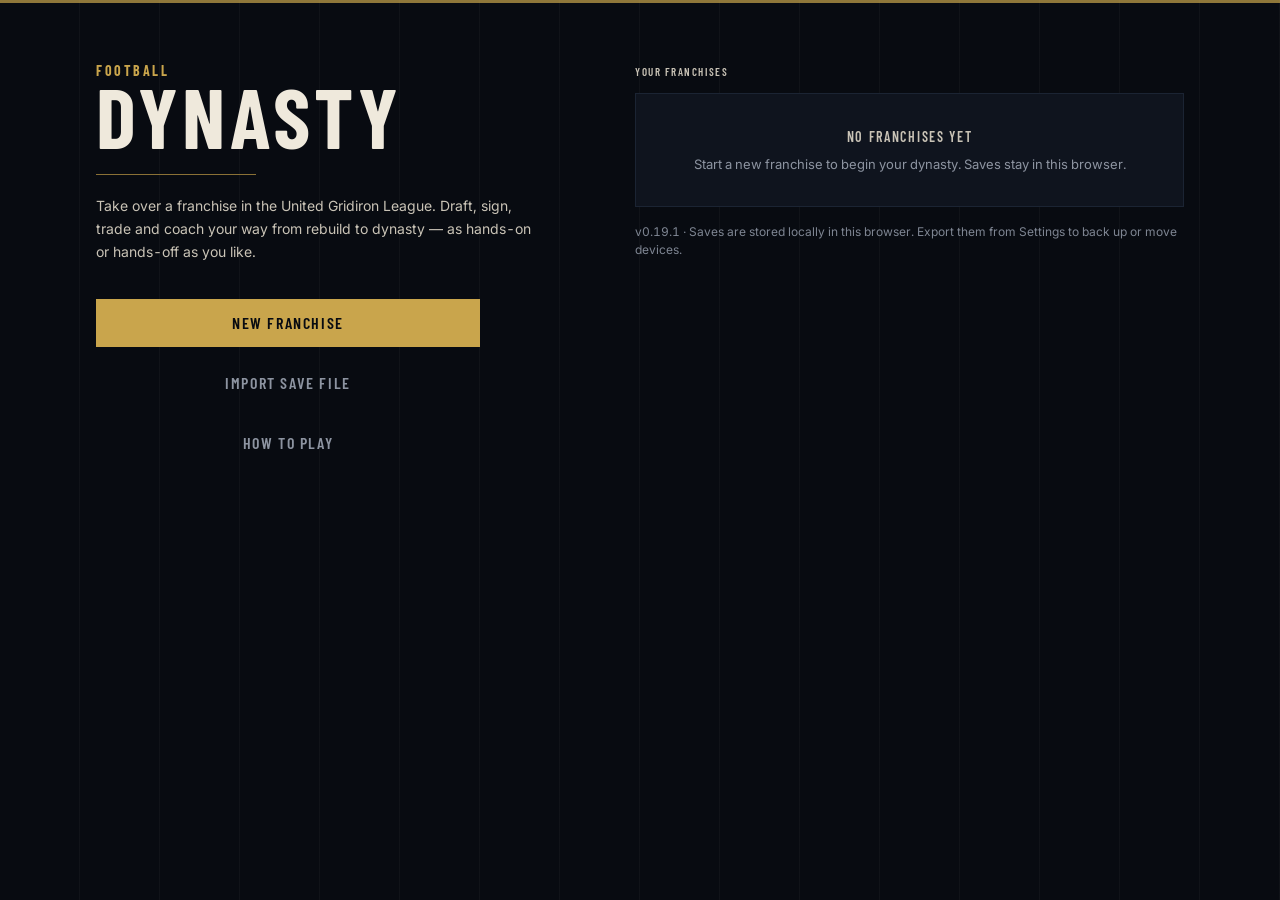
<file: index.html>
<!doctype html>
<html lang="en">
  <head>
    <meta charset="UTF-8" />
    <meta name="viewport" content="width=device-width, initial-scale=1.0" />
    <meta name="theme-color" content="#0b0f17" />
    <link rel="icon" type="image/svg+xml" href="./favicon.svg" />
    <title>Football Dynasty</title>
    <script type="module" crossorigin src="./assets/index-gFNs8B3P.js"></script>
    <link rel="modulepreload" crossorigin href="./assets/react-W1izUqcL.js">
    <link rel="modulepreload" crossorigin href="./assets/game-B9KyxKSy.js">
    <link rel="modulepreload" crossorigin href="./assets/data-CMRe43um.js">
    <link rel="stylesheet" crossorigin href="./assets/index-BrVSdqn4.css">
  </head>
  <body>
    <div id="root"></div>
  </body>
</html>
</file>
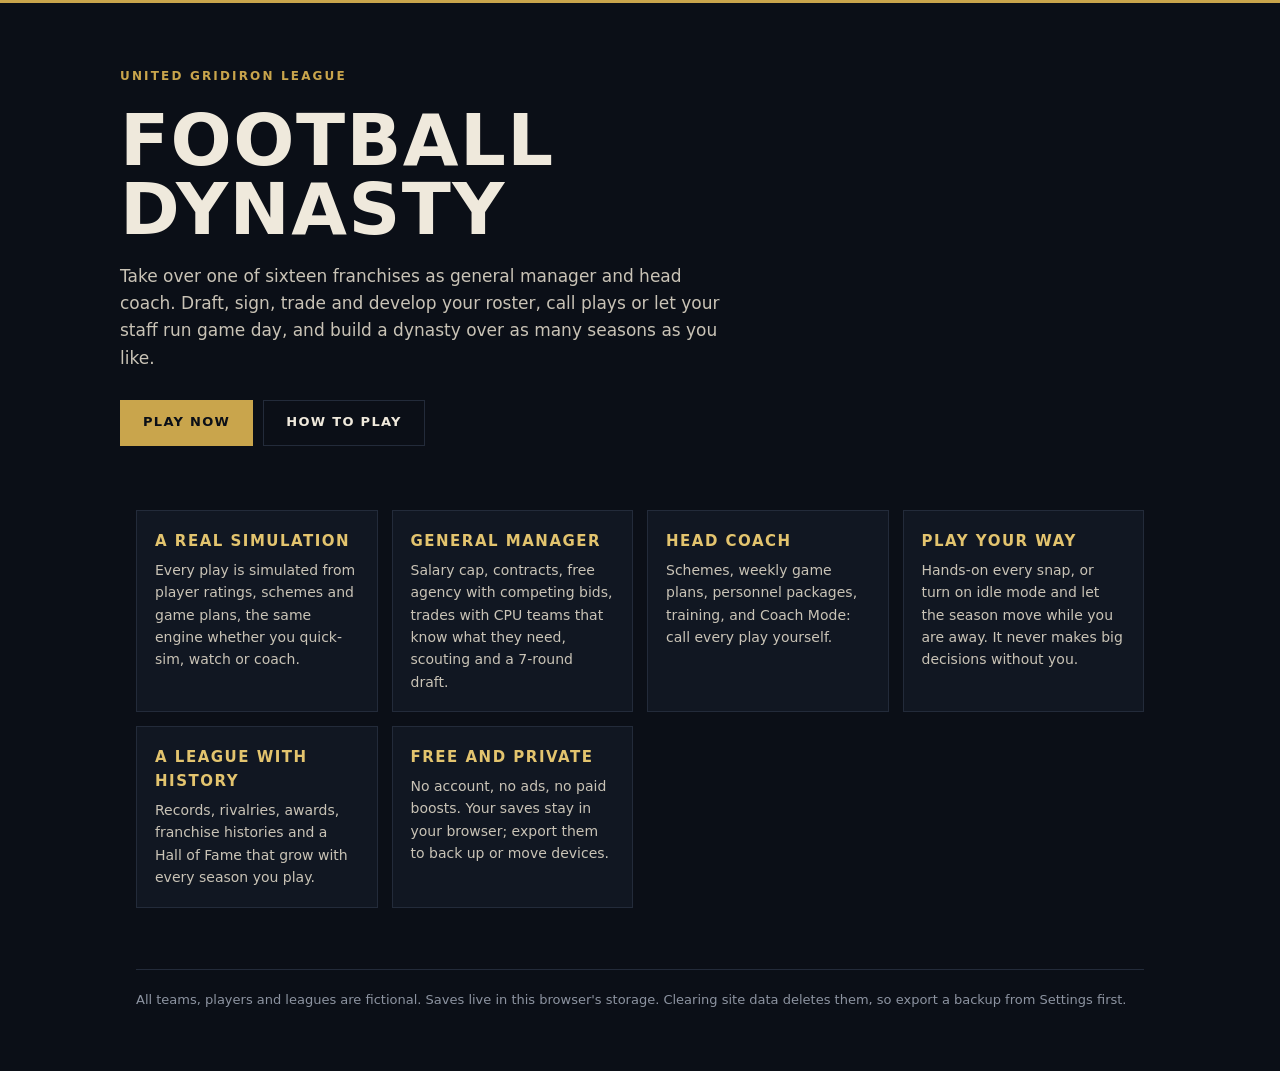
<file: about.html>
<!doctype html>
<html lang="en">
  <head>
    <meta charset="UTF-8" />
    <meta name="viewport" content="width=device-width, initial-scale=1.0" />
    <title>Football Dynasty</title>
    <meta name="description" content="A football management game: general manager, head coach and optional idle franchise mode. Free, runs in your browser, saves stay on your device." />
    <link rel="icon" type="image/svg+xml" href="./favicon.svg" />
    <style>
      :root {
        --bg: #0b0f17;
        --panel: #111722;
        --line: #232b3a;
        --text: #efe9dc;
        --dim: #c9c3b6;
        --mute: #8d94a1;
        --gold: #c9a54c;
        --gold-bright: #e3c46e;
      }
      * { box-sizing: border-box; }
      body { margin: 0; background: var(--bg); color: var(--text); font: 15px/1.6 system-ui, -apple-system, 'Segoe UI', Roboto, sans-serif; }
      a { color: inherit; }
      .wrap { max-width: 1040px; margin: 0 auto; padding: 0 16px; }
      header { border-top: 3px solid var(--gold); }
      .hero { padding: 64px 0 40px; display: grid; gap: 20px; }
      .kicker { color: var(--gold); letter-spacing: .18em; text-transform: uppercase; font-size: 12px; font-weight: 700; }
      h1 { font-size: clamp(40px, 8vw, 72px); line-height: .95; margin: 0; letter-spacing: .02em; text-transform: uppercase; font-weight: 800; }
      .lead { color: var(--dim); max-width: 620px; font-size: 17px; margin: 0; }
      .cta { display: flex; flex-wrap: wrap; gap: 10px; margin-top: 8px; }
      .btn { display: inline-flex; align-items: center; height: 46px; padding: 0 22px; text-decoration: none; text-transform: uppercase; letter-spacing: .1em; font-weight: 700; font-size: 13px; border: 1px solid var(--line); }
      .btn.primary { background: var(--gold); color: #0b0f17; border-color: var(--gold); }
      .btn:hover { border-color: var(--gold-bright); }
      .grid { display: grid; gap: 14px; grid-template-columns: repeat(auto-fit, minmax(230px, 1fr)); padding: 24px 0 48px; }
      .card { background: var(--panel); border: 1px solid var(--line); padding: 18px; }
      .card h2 { margin: 0 0 6px; font-size: 15px; text-transform: uppercase; letter-spacing: .1em; color: var(--gold-bright); }
      .card p { margin: 0; color: var(--dim); font-size: 14px; }
      .note { color: var(--mute); font-size: 13px; padding-bottom: 48px; border-top: 1px solid var(--line); padding-top: 20px; }
    </style>
  </head>
  <body>
    <header>
      <div class="wrap hero">
        <div class="kicker">United Gridiron League</div>
        <h1>Football<br />Dynasty</h1>
        <p class="lead">
          Take over one of sixteen franchises as general manager and head coach. Draft, sign, trade and develop your roster, call plays or let your staff
          run game day, and build a dynasty over as many seasons as you like.
        </p>
        <div class="cta">
          <a class="btn primary" href="./">Play Now</a>
          <a class="btn" href="./#/guide">How to Play</a>
        </div>
      </div>
    </header>
    <main class="wrap">
      <section class="grid" aria-label="Features">
        <div class="card"><h2>A real simulation</h2><p>Every play is simulated from player ratings, schemes and game plans, the same engine whether you quick-sim, watch or coach.</p></div>
        <div class="card"><h2>General manager</h2><p>Salary cap, contracts, free agency with competing bids, trades with CPU teams that know what they need, scouting and a 7-round draft.</p></div>
        <div class="card"><h2>Head coach</h2><p>Schemes, weekly game plans, personnel packages, training, and Coach Mode: call every play yourself.</p></div>
        <div class="card"><h2>Play your way</h2><p>Hands-on every snap, or turn on idle mode and let the season move while you are away. It never makes big decisions without you.</p></div>
        <div class="card"><h2>A league with history</h2><p>Records, rivalries, awards, franchise histories and a Hall of Fame that grow with every season you play.</p></div>
        <div class="card"><h2>Free and private</h2><p>No account, no ads, no paid boosts. Your saves stay in your browser; export them to back up or move devices.</p></div>
      </section>
      <p class="note">All teams, players and leagues are fictional. Saves live in this browser's storage. Clearing site data deletes them, so export a backup from Settings first.</p>
    </main>
  </body>
</html>
</file>
<file: assets/index-BrVSdqn4.css>
@font-face{font-family:Barlow Condensed;font-style:normal;font-display:swap;font-weight:500;src:url(./barlow-condensed-vietnamese-500-normal-DjeaNLFD.woff2) format("woff2"),url(./barlow-condensed-vietnamese-500-normal-CsrJDWc5.woff) format("woff");unicode-range:U+0102-0103,U+0110-0111,U+0128-0129,U+0168-0169,U+01A0-01A1,U+01AF-01B0,U+0300-0301,U+0303-0304,U+0308-0309,U+0323,U+0329,U+1EA0-1EF9,U+20AB}@font-face{font-family:Barlow Condensed;font-style:normal;font-display:swap;font-weight:500;src:url(./barlow-condensed-latin-ext-500-normal-yA5ONLQ9.woff2) format("woff2"),url(./barlow-condensed-latin-ext-500-normal-B1RE8WP7.woff) format("woff");unicode-range:U+0100-02BA,U+02BD-02C5,U+02C7-02CC,U+02CE-02D7,U+02DD-02FF,U+0304,U+0308,U+0329,U+1D00-1DBF,U+1E00-1E9F,U+1EF2-1EFF,U+2020,U+20A0-20AB,U+20AD-20C0,U+2113,U+2C60-2C7F,U+A720-A7FF}@font-face{font-family:Barlow Condensed;font-style:normal;font-display:swap;font-weight:500;src:url(./barlow-condensed-latin-500-normal-BgYH2mbd.woff2) format("woff2"),url(./barlow-condensed-latin-500-normal-HIEiP5Ov.woff) format("woff");unicode-range:U+0000-00FF,U+0131,U+0152-0153,U+02BB-02BC,U+02C6,U+02DA,U+02DC,U+0304,U+0308,U+0329,U+2000-206F,U+20AC,U+2122,U+2191,U+2193,U+2212,U+2215,U+FEFF,U+FFFD}@font-face{font-family:Barlow Condensed;font-style:normal;font-display:swap;font-weight:600;src:url(./barlow-condensed-vietnamese-600-normal-A5AYRdjN.woff2) format("woff2"),url(./barlow-condensed-vietnamese-600-normal-CNlPk46_.woff) format("woff");unicode-range:U+0102-0103,U+0110-0111,U+0128-0129,U+0168-0169,U+01A0-01A1,U+01AF-01B0,U+0300-0301,U+0303-0304,U+0308-0309,U+0323,U+0329,U+1EA0-1EF9,U+20AB}@font-face{font-family:Barlow Condensed;font-style:normal;font-display:swap;font-weight:600;src:url(./barlow-condensed-latin-ext-600-normal-18ESti3H.woff2) format("woff2"),url(./barlow-condensed-latin-ext-600-normal-Clv9cIcR.woff) format("woff");unicode-range:U+0100-02BA,U+02BD-02C5,U+02C7-02CC,U+02CE-02D7,U+02DD-02FF,U+0304,U+0308,U+0329,U+1D00-1DBF,U+1E00-1E9F,U+1EF2-1EFF,U+2020,U+20A0-20AB,U+20AD-20C0,U+2113,U+2C60-2C7F,U+A720-A7FF}@font-face{font-family:Barlow Condensed;font-style:normal;font-display:swap;font-weight:600;src:url(./barlow-condensed-latin-600-normal-DepVgxBB.woff2) format("woff2"),url(./barlow-condensed-latin-600-normal-BFJEwTuo.woff) format("woff");unicode-range:U+0000-00FF,U+0131,U+0152-0153,U+02BB-02BC,U+02C6,U+02DA,U+02DC,U+0304,U+0308,U+0329,U+2000-206F,U+20AC,U+2122,U+2191,U+2193,U+2212,U+2215,U+FEFF,U+FFFD}@font-face{font-family:Barlow Condensed;font-style:normal;font-display:swap;font-weight:700;src:url(./barlow-condensed-vietnamese-700-normal-DYeBwlKR.woff2) format("woff2"),url(./barlow-condensed-vietnamese-700-normal-DhIzd8Tb.woff) format("woff");unicode-range:U+0102-0103,U+0110-0111,U+0128-0129,U+0168-0169,U+01A0-01A1,U+01AF-01B0,U+0300-0301,U+0303-0304,U+0308-0309,U+0323,U+0329,U+1EA0-1EF9,U+20AB}@font-face{font-family:Barlow Condensed;font-style:normal;font-display:swap;font-weight:700;src:url(./barlow-condensed-latin-ext-700-normal-CwuXbfVR.woff2) format("woff2"),url(./barlow-condensed-latin-ext-700-normal-BIHFfxf0.woff) format("woff");unicode-range:U+0100-02BA,U+02BD-02C5,U+02C7-02CC,U+02CE-02D7,U+02DD-02FF,U+0304,U+0308,U+0329,U+1D00-1DBF,U+1E00-1E9F,U+1EF2-1EFF,U+2020,U+20A0-20AB,U+20AD-20C0,U+2113,U+2C60-2C7F,U+A720-A7FF}@font-face{font-family:Barlow Condensed;font-style:normal;font-display:swap;font-weight:700;src:url(./barlow-condensed-latin-700-normal-v1xN8_Wq.woff2) format("woff2"),url(./barlow-condensed-latin-700-normal-Dmwat-ge.woff) format("woff");unicode-range:U+0000-00FF,U+0131,U+0152-0153,U+02BB-02BC,U+02C6,U+02DA,U+02DC,U+0304,U+0308,U+0329,U+2000-206F,U+20AC,U+2122,U+2191,U+2193,U+2212,U+2215,U+FEFF,U+FFFD}@font-face{font-family:Inter Variable;font-style:normal;font-display:swap;font-weight:100 900;src:url(./inter-cyrillic-ext-wght-normal-BOeWTOD4.woff2) format("woff2-variations");unicode-range:U+0460-052F,U+1C80-1C8A,U+20B4,U+2DE0-2DFF,U+A640-A69F,U+FE2E-FE2F}@font-face{font-family:Inter Variable;font-style:normal;font-display:swap;font-weight:100 900;src:url(./inter-cyrillic-wght-normal-DqGufNeO.woff2) format("woff2-variations");unicode-range:U+0301,U+0400-045F,U+0490-0491,U+04B0-04B1,U+2116}@font-face{font-family:Inter Variable;font-style:normal;font-display:swap;font-weight:100 900;src:url(./inter-greek-ext-wght-normal-DlzME5K_.woff2) format("woff2-variations");unicode-range:U+1F00-1FFF}@font-face{font-family:Inter Variable;font-style:normal;font-display:swap;font-weight:100 900;src:url(./inter-greek-wght-normal-CkhJZR-_.woff2) format("woff2-variations");unicode-range:U+0370-0377,U+037A-037F,U+0384-038A,U+038C,U+038E-03A1,U+03A3-03FF}@font-face{font-family:Inter Variable;font-style:normal;font-display:swap;font-weight:100 900;src:url(./inter-vietnamese-wght-normal-CBcvBZtf.woff2) format("woff2-variations");unicode-range:U+0102-0103,U+0110-0111,U+0128-0129,U+0168-0169,U+01A0-01A1,U+01AF-01B0,U+0300-0301,U+0303-0304,U+0308-0309,U+0323,U+0329,U+1EA0-1EF9,U+20AB}@font-face{font-family:Inter Variable;font-style:normal;font-display:swap;font-weight:100 900;src:url(./inter-latin-ext-wght-normal-DO1Apj_S.woff2) format("woff2-variations");unicode-range:U+0100-02BA,U+02BD-02C5,U+02C7-02CC,U+02CE-02D7,U+02DD-02FF,U+0304,U+0308,U+0329,U+1D00-1DBF,U+1E00-1E9F,U+1EF2-1EFF,U+2020,U+20A0-20AB,U+20AD-20C0,U+2113,U+2C60-2C7F,U+A720-A7FF}@font-face{font-family:Inter Variable;font-style:normal;font-display:swap;font-weight:100 900;src:url(./inter-latin-wght-normal-Dx4kXJAl.woff2) format("woff2-variations");unicode-range:U+0000-00FF,U+0131,U+0152-0153,U+02BB-02BC,U+02C6,U+02DA,U+02DC,U+0304,U+0308,U+0329,U+2000-206F,U+20AC,U+2122,U+2191,U+2193,U+2212,U+2215,U+FEFF,U+FFFD}*,:before,:after{--tw-border-spacing-x: 0;--tw-border-spacing-y: 0;--tw-translate-x: 0;--tw-translate-y: 0;--tw-rotate: 0;--tw-skew-x: 0;--tw-skew-y: 0;--tw-scale-x: 1;--tw-scale-y: 1;--tw-pan-x: ;--tw-pan-y: ;--tw-pinch-zoom: ;--tw-scroll-snap-strictness: proximity;--tw-gradient-from-position: ;--tw-gradient-via-position: ;--tw-gradient-to-position: ;--tw-ordinal: ;--tw-slashed-zero: ;--tw-numeric-figure: ;--tw-numeric-spacing: ;--tw-numeric-fraction: ;--tw-ring-inset: ;--tw-ring-offset-width: 0px;--tw-ring-offset-color: #fff;--tw-ring-color: rgb(59 130 246 / .5);--tw-ring-offset-shadow: 0 0 #0000;--tw-ring-shadow: 0 0 #0000;--tw-shadow: 0 0 #0000;--tw-shadow-colored: 0 0 #0000;--tw-blur: ;--tw-brightness: ;--tw-contrast: ;--tw-grayscale: ;--tw-hue-rotate: ;--tw-invert: ;--tw-saturate: ;--tw-sepia: ;--tw-drop-shadow: ;--tw-backdrop-blur: ;--tw-backdrop-brightness: ;--tw-backdrop-contrast: ;--tw-backdrop-grayscale: ;--tw-backdrop-hue-rotate: ;--tw-backdrop-invert: ;--tw-backdrop-opacity: ;--tw-backdrop-saturate: ;--tw-backdrop-sepia: ;--tw-contain-size: ;--tw-contain-layout: ;--tw-contain-paint: ;--tw-contain-style: }::backdrop{--tw-border-spacing-x: 0;--tw-border-spacing-y: 0;--tw-translate-x: 0;--tw-translate-y: 0;--tw-rotate: 0;--tw-skew-x: 0;--tw-skew-y: 0;--tw-scale-x: 1;--tw-scale-y: 1;--tw-pan-x: ;--tw-pan-y: ;--tw-pinch-zoom: ;--tw-scroll-snap-strictness: proximity;--tw-gradient-from-position: ;--tw-gradient-via-position: ;--tw-gradient-to-position: ;--tw-ordinal: ;--tw-slashed-zero: ;--tw-numeric-figure: ;--tw-numeric-spacing: ;--tw-numeric-fraction: ;--tw-ring-inset: ;--tw-ring-offset-width: 0px;--tw-ring-offset-color: #fff;--tw-ring-color: rgb(59 130 246 / .5);--tw-ring-offset-shadow: 0 0 #0000;--tw-ring-shadow: 0 0 #0000;--tw-shadow: 0 0 #0000;--tw-shadow-colored: 0 0 #0000;--tw-blur: ;--tw-brightness: ;--tw-contrast: ;--tw-grayscale: ;--tw-hue-rotate: ;--tw-invert: ;--tw-saturate: ;--tw-sepia: ;--tw-drop-shadow: ;--tw-backdrop-blur: ;--tw-backdrop-brightness: ;--tw-backdrop-contrast: ;--tw-backdrop-grayscale: ;--tw-backdrop-hue-rotate: ;--tw-backdrop-invert: ;--tw-backdrop-opacity: ;--tw-backdrop-saturate: ;--tw-backdrop-sepia: ;--tw-contain-size: ;--tw-contain-layout: ;--tw-contain-paint: ;--tw-contain-style: }*,:before,:after{box-sizing:border-box;border-width:0;border-style:solid;border-color:#e5e7eb}:before,:after{--tw-content: ""}html,:host{line-height:1.5;-webkit-text-size-adjust:100%;-moz-tab-size:4;-o-tab-size:4;tab-size:4;font-family:Inter Variable,Inter,system-ui,sans-serif;font-feature-settings:normal;font-variation-settings:normal;-webkit-tap-highlight-color:transparent}body{margin:0;line-height:inherit}hr{height:0;color:inherit;border-top-width:1px}abbr:where([title]){-webkit-text-decoration:underline dotted;text-decoration:underline dotted}h1,h2,h3,h4,h5,h6{font-size:inherit;font-weight:inherit}a{color:inherit;text-decoration:inherit}b,strong{font-weight:bolder}code,kbd,samp,pre{font-family:ui-monospace,SFMono-Regular,Menlo,Monaco,Consolas,Liberation Mono,Courier New,monospace;font-feature-settings:normal;font-variation-settings:normal;font-size:1em}small{font-size:80%}sub,sup{font-size:75%;line-height:0;position:relative;vertical-align:baseline}sub{bottom:-.25em}sup{top:-.5em}table{text-indent:0;border-color:inherit;border-collapse:collapse}button,input,optgroup,select,textarea{font-family:inherit;font-feature-settings:inherit;font-variation-settings:inherit;font-size:100%;font-weight:inherit;line-height:inherit;letter-spacing:inherit;color:inherit;margin:0;padding:0}button,select{text-transform:none}button,input:where([type=button]),input:where([type=reset]),input:where([type=submit]){-webkit-appearance:button;background-color:transparent;background-image:none}:-moz-focusring{outline:auto}:-moz-ui-invalid{box-shadow:none}progress{vertical-align:baseline}::-webkit-inner-spin-button,::-webkit-outer-spin-button{height:auto}[type=search]{-webkit-appearance:textfield;outline-offset:-2px}::-webkit-search-decoration{-webkit-appearance:none}::-webkit-file-upload-button{-webkit-appearance:button;font:inherit}summary{display:list-item}blockquote,dl,dd,h1,h2,h3,h4,h5,h6,hr,figure,p,pre{margin:0}fieldset{margin:0;padding:0}legend{padding:0}ol,ul,menu{list-style:none;margin:0;padding:0}dialog{padding:0}textarea{resize:vertical}input::-moz-placeholder,textarea::-moz-placeholder{opacity:1;color:#9ca3af}input::placeholder,textarea::placeholder{opacity:1;color:#9ca3af}button,[role=button]{cursor:pointer}:disabled{cursor:default}img,svg,video,canvas,audio,iframe,embed,object{display:block;vertical-align:middle}img,video{max-width:100%;height:auto}[hidden]:where(:not([hidden=until-found])){display:none}html,body,#root{height:100%}body{--tw-bg-opacity: 1;background-color:rgb(11 15 23 / var(--tw-bg-opacity, 1));font-family:Inter Variable,Inter,system-ui,sans-serif;--tw-text-opacity: 1;color:rgb(239 233 220 / var(--tw-text-opacity, 1));-webkit-font-smoothing:antialiased;-moz-osx-font-smoothing:grayscale;font-size:14px;font-feature-settings:"tnum" 1,"cv11" 1}::-moz-selection{background:#c9a54c59}::selection{background:#c9a54c59}*{scrollbar-width:thin;scrollbar-color:#33415a transparent}button{-webkit-tap-highlight-color:transparent}:focus-visible{outline:2px solid #c9a54c;outline-offset:2px}.label{font-family:Barlow Condensed,Arial Narrow,sans-serif;font-size:11px;font-weight:600;text-transform:uppercase;letter-spacing:.14em;--tw-text-opacity: 1;color:rgb(141 148 161 / var(--tw-text-opacity, 1))}.num{font-variant-numeric:tabular-nums}.panel{border-width:1px;--tw-border-opacity: 1;border-color:rgb(27 36 51 / var(--tw-border-opacity, 1));--tw-bg-opacity: 1;background-color:rgb(15 20 30 / var(--tw-bg-opacity, 1))}.panel-head{display:flex;height:2.5rem;align-items:center;justify-content:space-between;gap:.75rem;border-bottom-width:1px;--tw-border-opacity: 1;border-color:rgb(27 36 51 / var(--tw-border-opacity, 1));padding-left:1rem;padding-right:1rem}.panel-title{font-family:Barlow Condensed,Arial Narrow,sans-serif;font-size:13px;font-weight:600;text-transform:uppercase;letter-spacing:.12em;--tw-text-opacity: 1;color:rgb(201 195 182 / var(--tw-text-opacity, 1))}.chip{height:1.75rem;border-width:1px;--tw-border-opacity: 1;border-color:rgb(36 48 68 / var(--tw-border-opacity, 1));padding-left:.625rem;padding-right:.625rem;font-family:Barlow Condensed,Arial Narrow,sans-serif;font-size:12px;font-weight:600;text-transform:uppercase;letter-spacing:.08em;--tw-text-opacity: 1;color:rgb(141 148 161 / var(--tw-text-opacity, 1));transition-property:color,background-color,border-color,text-decoration-color,fill,stroke;transition-timing-function:cubic-bezier(.4,0,.2,1);transition-duration:.15s}.chip:hover{--tw-text-opacity: 1;color:rgb(239 233 220 / var(--tw-text-opacity, 1))}.chip:disabled{cursor:not-allowed;opacity:.4}.chip-on{--tw-border-opacity: 1;border-color:rgb(138 113 54 / var(--tw-border-opacity, 1));background-color:#c9a54c1a;--tw-text-opacity: 1;color:rgb(227 196 110 / var(--tw-text-opacity, 1))}.chip-on:hover{--tw-text-opacity: 1;color:rgb(227 196 110 / var(--tw-text-opacity, 1))}.link{cursor:pointer;--tw-text-opacity: 1;color:rgb(239 233 220 / var(--tw-text-opacity, 1));transition-property:color,background-color,border-color,text-decoration-color,fill,stroke;transition-timing-function:cubic-bezier(.4,0,.2,1);transition-duration:.15s}.link:hover{--tw-text-opacity: 1;color:rgb(227 196 110 / var(--tw-text-opacity, 1))}p .link,li .link{text-decoration-line:underline;text-decoration-color:#8a7136;text-underline-offset:2px}.table-fd{width:100%;border-collapse:collapse;text-align:left}.table-fd th{font-family:Barlow Condensed,Arial Narrow,sans-serif;font-size:11px;text-transform:uppercase;letter-spacing:.14em;--tw-text-opacity: 1;color:rgb(141 148 161 / var(--tw-text-opacity, 1));position:sticky;top:0;z-index:1;height:2.25rem;white-space:nowrap;border-bottom-width:1px;--tw-border-opacity: 1;border-color:rgb(27 36 51 / var(--tw-border-opacity, 1));--tw-bg-opacity: 1;background-color:rgb(15 20 30 / var(--tw-bg-opacity, 1));padding-left:.75rem;padding-right:.75rem;font-weight:600}.table-fd td{height:2.5rem;white-space:nowrap;border-bottom-width:1px;--tw-border-opacity: 1;border-color:rgb(22 30 44 / var(--tw-border-opacity, 1));padding-left:.75rem;padding-right:.75rem}.table-fd tbody tr{transition-property:color,background-color,border-color,text-decoration-color,fill,stroke;transition-timing-function:cubic-bezier(.4,0,.2,1);transition-duration:.15s}.table-fd tbody tr:hover{--tw-bg-opacity: 1;background-color:rgb(18 25 37 / var(--tw-bg-opacity, 1))}.sr-only{position:absolute;width:1px;height:1px;padding:0;margin:-1px;overflow:hidden;clip:rect(0,0,0,0);white-space:nowrap;border-width:0}.pointer-events-none{pointer-events:none}.visible{visibility:visible}.collapse{visibility:collapse}.static{position:static}.fixed{position:fixed}.absolute{position:absolute}.relative{position:relative}.sticky{position:sticky}.inset-0{top:0;right:0;bottom:0;left:0}.inset-x-0{left:0;right:0}.inset-y-0{top:0;bottom:0}.inset-y-\[-3px\]{top:-3px;bottom:-3px}.-bottom-\[3px\]{bottom:-3px}.-bottom-px{bottom:-1px}.-top-1{top:-.25rem}.-top-\[3px\]{top:-3px}.bottom-2{bottom:.5rem}.bottom-4{bottom:1rem}.bottom-\[-3px\]{bottom:-3px}.left-0{left:0}.left-1\/2{left:50%}.left-2{left:.5rem}.left-\[22px\]{left:22px}.left-\[3px\]{left:3px}.right-0{right:0}.right-2{right:.5rem}.right-4{right:1rem}.top-0{top:0}.top-10{top:2.5rem}.top-2{top:.5rem}.top-4{top:1rem}.top-8{top:2rem}.top-\[-3px\]{top:-3px}.top-\[3px\]{top:3px}.z-30{z-index:30}.z-40{z-index:40}.z-50{z-index:50}.z-\[1\]{z-index:1}.z-\[60\]{z-index:60}.z-\[80\]{z-index:80}.z-\[85\]{z-index:85}.z-\[90\]{z-index:90}.col-span-2{grid-column:span 2 / span 2}.-mx-5{margin-left:-1.25rem;margin-right:-1.25rem}.-my-5{margin-top:-1.25rem;margin-bottom:-1.25rem}.mx-2{margin-left:.5rem;margin-right:.5rem}.mx-auto{margin-left:auto;margin-right:auto}.-mb-2{margin-bottom:-.5rem}.-ml-px{margin-left:-1px}.-mt-0\.5{margin-top:-.125rem}.-mt-1{margin-top:-.25rem}.-mt-2{margin-top:-.5rem}.mb-0\.5{margin-bottom:.125rem}.mb-1{margin-bottom:.25rem}.mb-1\.5{margin-bottom:.375rem}.mb-2{margin-bottom:.5rem}.mb-3{margin-bottom:.75rem}.mb-4{margin-bottom:1rem}.ml-0\.5{margin-left:.125rem}.ml-1{margin-left:.25rem}.ml-1\.5{margin-left:.375rem}.ml-2{margin-left:.5rem}.ml-3{margin-left:.75rem}.ml-4{margin-left:1rem}.ml-auto{margin-left:auto}.mr-1{margin-right:.25rem}.mr-1\.5{margin-right:.375rem}.mr-2{margin-right:.5rem}.mt-0\.5{margin-top:.125rem}.mt-1{margin-top:.25rem}.mt-1\.5{margin-top:.375rem}.mt-10{margin-top:2.5rem}.mt-2{margin-top:.5rem}.mt-2\.5{margin-top:.625rem}.mt-3{margin-top:.75rem}.mt-4{margin-top:1rem}.mt-5{margin-top:1.25rem}.mt-6{margin-top:1.5rem}.mt-9{margin-top:2.25rem}.\!block{display:block!important}.block{display:block}.inline-block{display:inline-block}.inline{display:inline}.flex{display:flex}.inline-flex{display:inline-flex}.table{display:table}.grid{display:grid}.contents{display:contents}.hidden{display:none}.h-1\.5{height:.375rem}.h-10{height:2.5rem}.h-11{height:2.75rem}.h-12{height:3rem}.h-14{height:3.5rem}.h-16{height:4rem}.h-2{height:.5rem}.h-20{height:5rem}.h-4{height:1rem}.h-5{height:1.25rem}.h-6{height:1.5rem}.h-7{height:1.75rem}.h-8{height:2rem}.h-9{height:2.25rem}.h-\[10px\]{height:10px}.h-\[20px\]{height:20px}.h-\[22px\]{height:22px}.h-\[2px\]{height:2px}.h-\[3px\]{height:3px}.h-\[58px\]{height:58px}.h-\[5px\]{height:5px}.h-\[6px\]{height:6px}.h-\[8px\]{height:8px}.h-auto{height:auto}.h-full{height:100%}.h-px{height:1px}.max-h-\[320px\]{max-height:320px}.max-h-\[340px\]{max-height:340px}.max-h-\[480px\]{max-height:480px}.max-h-\[520px\]{max-height:520px}.max-h-\[560px\]{max-height:560px}.max-h-\[62vh\]{max-height:62vh}.max-h-\[65vh\]{max-height:65vh}.max-h-\[70vh\]{max-height:70vh}.max-h-\[90vh\]{max-height:90vh}.min-h-full{min-height:100%}.w-1\/2{width:50%}.w-1\/3{width:33.333333%}.w-10{width:2.5rem}.w-11{width:2.75rem}.w-12{width:3rem}.w-14{width:3.5rem}.w-16{width:4rem}.w-2{width:.5rem}.w-20{width:5rem}.w-24{width:6rem}.w-3{width:.75rem}.w-4{width:1rem}.w-40{width:10rem}.w-5{width:1.25rem}.w-56{width:14rem}.w-6{width:1.5rem}.w-7{width:1.75rem}.w-8{width:2rem}.w-9{width:2.25rem}.w-\[232px\]{width:232px}.w-\[2px\]{width:2px}.w-\[30px\]{width:30px}.w-\[38\%\]{width:38%}.w-\[3px\]{width:3px}.w-\[4px\]{width:4px}.w-\[5px\]{width:5px}.w-\[6px\]{width:6px}.w-\[86px\]{width:86px}.w-\[min\(360px\,90vw\)\]{width:min(360px,90vw)}.w-\[min\(360px\,calc\(100vw-32px\)\)\]{width:min(360px,calc(100vw - 32px))}.w-\[min\(380px\,calc\(100vw-32px\)\)\]{width:min(380px,calc(100vw - 32px))}.w-full{width:100%}.w-px{width:1px}.min-w-0{min-width:0px}.min-w-\[10px\]{min-width:10px}.min-w-\[150px\]{min-width:150px}.min-w-\[160px\]{min-width:160px}.min-w-\[180px\]{min-width:180px}.min-w-\[200px\]{min-width:200px}.min-w-\[220px\]{min-width:220px}.min-w-\[240px\]{min-width:240px}.min-w-\[40px\]{min-width:40px}.min-w-\[80px\]{min-width:80px}.max-w-2xl{max-width:42rem}.max-w-3xl{max-width:48rem}.max-w-6xl{max-width:72rem}.max-w-\[1400px\]{max-width:1400px}.max-w-\[140px\]{max-width:140px}.max-w-\[1440px\]{max-width:1440px}.max-w-\[170px\]{max-width:170px}.max-w-\[180px\]{max-width:180px}.max-w-\[260px\]{max-width:260px}.max-w-\[28px\]{max-width:28px}.max-w-full{max-width:100%}.max-w-md{max-width:28rem}.max-w-sm{max-width:24rem}.max-w-xl{max-width:36rem}.flex-1{flex:1 1 0%}.shrink-0{flex-shrink:0}.grow{flex-grow:1}.basis-full{flex-basis:100%}.-translate-x-full{--tw-translate-x: -100%;transform:translate(var(--tw-translate-x),var(--tw-translate-y)) rotate(var(--tw-rotate)) skew(var(--tw-skew-x)) skewY(var(--tw-skew-y)) scaleX(var(--tw-scale-x)) scaleY(var(--tw-scale-y))}.translate-x-0{--tw-translate-x: 0px;transform:translate(var(--tw-translate-x),var(--tw-translate-y)) rotate(var(--tw-rotate)) skew(var(--tw-skew-x)) skewY(var(--tw-skew-y)) scaleX(var(--tw-scale-x)) scaleY(var(--tw-scale-y))}.transform{transform:translate(var(--tw-translate-x),var(--tw-translate-y)) rotate(var(--tw-rotate)) skew(var(--tw-skew-x)) skewY(var(--tw-skew-y)) scaleX(var(--tw-scale-x)) scaleY(var(--tw-scale-y))}@keyframes pulse{50%{opacity:.5}}.animate-pulse{animation:pulse 2s cubic-bezier(.4,0,.6,1) infinite}.cursor-pointer{cursor:pointer}.select-none{-webkit-user-select:none;-moz-user-select:none;user-select:none}.scroll-mt-20{scroll-margin-top:5rem}.list-disc{list-style-type:disc}.grid-cols-2{grid-template-columns:repeat(2,minmax(0,1fr))}.grid-cols-3{grid-template-columns:repeat(3,minmax(0,1fr))}.grid-cols-4{grid-template-columns:repeat(4,minmax(0,1fr))}.grid-cols-5{grid-template-columns:repeat(5,minmax(0,1fr))}.grid-cols-\[110px_minmax\(0\,1fr\)_32px\]{grid-template-columns:110px minmax(0,1fr) 32px}.grid-cols-\[120px_minmax\(0\,1fr\)_64px\]{grid-template-columns:120px minmax(0,1fr) 64px}.grid-cols-\[1fr_auto_1fr\]{grid-template-columns:1fr auto 1fr}.grid-cols-\[34px_minmax\(0\,1fr\)_120px_minmax\(0\,1fr\)_34px\]{grid-template-columns:34px minmax(0,1fr) 120px minmax(0,1fr) 34px}.grid-cols-\[48px_44px_minmax\(0\,140px\)_minmax\(0\,1fr\)_64px\]{grid-template-columns:48px 44px minmax(0,140px) minmax(0,1fr) 64px}.grid-cols-\[80px_minmax\(0\,1fr\)\]{grid-template-columns:80px minmax(0,1fr)}.grid-cols-\[auto_1fr\]{grid-template-columns:auto 1fr}.grid-cols-\[auto_minmax\(0\,1fr\)\]{grid-template-columns:auto minmax(0,1fr)}.grid-cols-\[minmax\(0\,1fr\)_auto\]{grid-template-columns:minmax(0,1fr) auto}.flex-row-reverse{flex-direction:row-reverse}.flex-col{flex-direction:column}.flex-wrap{flex-wrap:wrap}.content-center{align-content:center}.content-start{align-content:flex-start}.items-start{align-items:flex-start}.items-end{align-items:flex-end}.items-center{align-items:center}.items-baseline{align-items:baseline}.items-stretch{align-items:stretch}.justify-end{justify-content:flex-end}.justify-center{justify-content:center}.justify-between{justify-content:space-between}.justify-items-end{justify-items:end}.gap-0\.5{gap:.125rem}.gap-1{gap:.25rem}.gap-1\.5{gap:.375rem}.gap-10{gap:2.5rem}.gap-2{gap:.5rem}.gap-2\.5{gap:.625rem}.gap-3{gap:.75rem}.gap-4{gap:1rem}.gap-5{gap:1.25rem}.gap-6{gap:1.5rem}.gap-8{gap:2rem}.gap-x-2{-moz-column-gap:.5rem;column-gap:.5rem}.gap-x-3{-moz-column-gap:.75rem;column-gap:.75rem}.gap-x-4{-moz-column-gap:1rem;column-gap:1rem}.gap-x-5{-moz-column-gap:1.25rem;column-gap:1.25rem}.gap-x-6{-moz-column-gap:1.5rem;column-gap:1.5rem}.gap-x-8{-moz-column-gap:2rem;column-gap:2rem}.gap-y-0\.5{row-gap:.125rem}.gap-y-1{row-gap:.25rem}.gap-y-2{row-gap:.5rem}.gap-y-3{row-gap:.75rem}.divide-x>:not([hidden])~:not([hidden]){--tw-divide-x-reverse: 0;border-right-width:calc(1px * var(--tw-divide-x-reverse));border-left-width:calc(1px * calc(1 - var(--tw-divide-x-reverse)))}.divide-y>:not([hidden])~:not([hidden]){--tw-divide-y-reverse: 0;border-top-width:calc(1px * calc(1 - var(--tw-divide-y-reverse)));border-bottom-width:calc(1px * var(--tw-divide-y-reverse))}.divide-ink-700>:not([hidden])~:not([hidden]){--tw-divide-opacity: 1;border-color:rgb(27 36 51 / var(--tw-divide-opacity, 1))}.divide-ink-750>:not([hidden])~:not([hidden]){--tw-divide-opacity: 1;border-color:rgb(22 30 44 / var(--tw-divide-opacity, 1))}.self-start{align-self:flex-start}.self-center{align-self:center}.self-stretch{align-self:stretch}.justify-self-start{justify-self:start}.overflow-auto{overflow:auto}.overflow-hidden{overflow:hidden}.overflow-x-auto{overflow-x:auto}.overflow-y-auto{overflow-y:auto}.truncate{overflow:hidden;text-overflow:ellipsis;white-space:nowrap}.whitespace-normal{white-space:normal}.whitespace-nowrap{white-space:nowrap}.break-words{overflow-wrap:break-word}.break-all{word-break:break-all}.border{border-width:1px}.border-2{border-width:2px}.border-b{border-bottom-width:1px}.border-l{border-left-width:1px}.border-l-2{border-left-width:2px}.border-l-4{border-left-width:4px}.border-l-\[3px\]{border-left-width:3px}.border-r{border-right-width:1px}.border-t{border-top-width:1px}.border-bad{--tw-border-opacity: 1;border-color:rgb(209 96 90 / var(--tw-border-opacity, 1))}.border-bad\/40{border-color:#d1605a66}.border-bad\/50{border-color:#d1605a80}.border-current{border-color:currentColor}.border-gold{--tw-border-opacity: 1;border-color:rgb(201 165 76 / var(--tw-border-opacity, 1))}.border-gold-bright{--tw-border-opacity: 1;border-color:rgb(227 196 110 / var(--tw-border-opacity, 1))}.border-gold-dim{--tw-border-opacity: 1;border-color:rgb(138 113 54 / var(--tw-border-opacity, 1))}.border-gold-dim\/60{border-color:#8a713699}.border-good{--tw-border-opacity: 1;border-color:rgb(95 179 122 / var(--tw-border-opacity, 1))}.border-good\/40{border-color:#5fb37a66}.border-info{--tw-border-opacity: 1;border-color:rgb(108 155 210 / var(--tw-border-opacity, 1))}.border-info\/70{border-color:#6c9bd2b3}.border-ink-500{--tw-border-opacity: 1;border-color:rgb(51 65 90 / var(--tw-border-opacity, 1))}.border-ink-600{--tw-border-opacity: 1;border-color:rgb(36 48 68 / var(--tw-border-opacity, 1))}.border-ink-700{--tw-border-opacity: 1;border-color:rgb(27 36 51 / var(--tw-border-opacity, 1))}.border-ink-750{--tw-border-opacity: 1;border-color:rgb(22 30 44 / var(--tw-border-opacity, 1))}.border-warn{--tw-border-opacity: 1;border-color:rgb(217 164 65 / var(--tw-border-opacity, 1))}.border-warn\/40{border-color:#d9a44166}.border-warn\/50{border-color:#d9a44180}.border-l-bad{--tw-border-opacity: 1;border-left-color:rgb(209 96 90 / var(--tw-border-opacity, 1))}.border-l-gold{--tw-border-opacity: 1;border-left-color:rgb(201 165 76 / var(--tw-border-opacity, 1))}.border-l-good{--tw-border-opacity: 1;border-left-color:rgb(95 179 122 / var(--tw-border-opacity, 1))}.bg-bad{--tw-bg-opacity: 1;background-color:rgb(209 96 90 / var(--tw-bg-opacity, 1))}.bg-bad\/20{background-color:#d1605a33}.bg-bad\/\[0\.06\]{background-color:#d1605a0f}.bg-bone{--tw-bg-opacity: 1;background-color:rgb(239 233 220 / var(--tw-bg-opacity, 1))}.bg-bone-dim\/60{background-color:#c9c3b699}.bg-bone\/50{background-color:#efe9dc80}.bg-bone\/60{background-color:#efe9dc99}.bg-gold{--tw-bg-opacity: 1;background-color:rgb(201 165 76 / var(--tw-bg-opacity, 1))}.bg-gold-bright{--tw-bg-opacity: 1;background-color:rgb(227 196 110 / var(--tw-bg-opacity, 1))}.bg-gold-dim{--tw-bg-opacity: 1;background-color:rgb(138 113 54 / var(--tw-bg-opacity, 1))}.bg-gold\/10{background-color:#c9a54c1a}.bg-gold\/25{background-color:#c9a54c40}.bg-gold\/5{background-color:#c9a54c0d}.bg-gold\/70{background-color:#c9a54cb3}.bg-gold\/80{background-color:#c9a54ccc}.bg-gold\/\[0\.04\]{background-color:#c9a54c0a}.bg-gold\/\[0\.05\]{background-color:#c9a54c0d}.bg-gold\/\[0\.06\]{background-color:#c9a54c0f}.bg-gold\/\[0\.07\]{background-color:#c9a54c12}.bg-gold\/\[0\.08\]{background-color:#c9a54c14}.bg-good{--tw-bg-opacity: 1;background-color:rgb(95 179 122 / var(--tw-bg-opacity, 1))}.bg-good\/20{background-color:#5fb37a33}.bg-good\/70{background-color:#5fb37ab3}.bg-info{--tw-bg-opacity: 1;background-color:rgb(108 155 210 / var(--tw-bg-opacity, 1))}.bg-info\/\[0\.06\]{background-color:#6c9bd20f}.bg-info\/\[0\.07\]{background-color:#6c9bd212}.bg-ink-500{--tw-bg-opacity: 1;background-color:rgb(51 65 90 / var(--tw-bg-opacity, 1))}.bg-ink-600{--tw-bg-opacity: 1;background-color:rgb(36 48 68 / var(--tw-bg-opacity, 1))}.bg-ink-700{--tw-bg-opacity: 1;background-color:rgb(27 36 51 / var(--tw-bg-opacity, 1))}.bg-ink-750{--tw-bg-opacity: 1;background-color:rgb(22 30 44 / var(--tw-bg-opacity, 1))}.bg-ink-800{--tw-bg-opacity: 1;background-color:rgb(18 25 37 / var(--tw-bg-opacity, 1))}.bg-ink-800\/40{background-color:#12192566}.bg-ink-850{--tw-bg-opacity: 1;background-color:rgb(15 20 30 / var(--tw-bg-opacity, 1))}.bg-ink-900{--tw-bg-opacity: 1;background-color:rgb(11 15 23 / var(--tw-bg-opacity, 1))}.bg-ink-900\/60{background-color:#0b0f1799}.bg-ink-900\/95{background-color:#0b0f17f2}.bg-ink-950{--tw-bg-opacity: 1;background-color:rgb(8 11 17 / var(--tw-bg-opacity, 1))}.bg-ink-950\/70{background-color:#080b11b3}.bg-ink-950\/75{background-color:#080b11bf}.bg-mute{--tw-bg-opacity: 1;background-color:rgb(141 148 161 / var(--tw-bg-opacity, 1))}.bg-warn{--tw-bg-opacity: 1;background-color:rgb(217 164 65 / var(--tw-bg-opacity, 1))}.p-0{padding:0}.p-2{padding:.5rem}.p-3{padding:.75rem}.p-4{padding:1rem}.p-5{padding:1.25rem}.p-6{padding:1.5rem}.p-8{padding:2rem}.px-1{padding-left:.25rem;padding-right:.25rem}.px-1\.5{padding-left:.375rem;padding-right:.375rem}.px-2{padding-left:.5rem;padding-right:.5rem}.px-2\.5{padding-left:.625rem;padding-right:.625rem}.px-3{padding-left:.75rem;padding-right:.75rem}.px-3\.5{padding-left:.875rem;padding-right:.875rem}.px-4{padding-left:1rem;padding-right:1rem}.px-5{padding-left:1.25rem;padding-right:1.25rem}.px-6{padding-left:1.5rem;padding-right:1.5rem}.py-0\.5{padding-top:.125rem;padding-bottom:.125rem}.py-1{padding-top:.25rem;padding-bottom:.25rem}.py-1\.5{padding-top:.375rem;padding-bottom:.375rem}.py-10{padding-top:2.5rem;padding-bottom:2.5rem}.py-2{padding-top:.5rem;padding-bottom:.5rem}.py-2\.5{padding-top:.625rem;padding-bottom:.625rem}.py-3{padding-top:.75rem;padding-bottom:.75rem}.py-3\.5{padding-top:.875rem;padding-bottom:.875rem}.py-4{padding-top:1rem;padding-bottom:1rem}.py-5{padding-top:1.25rem;padding-bottom:1.25rem}.py-6{padding-top:1.5rem;padding-bottom:1.5rem}.py-8{padding-top:2rem;padding-bottom:2rem}.pb-1{padding-bottom:.25rem}.pb-5{padding-bottom:1.25rem}.pl-0{padding-left:0}.pl-1{padding-left:.25rem}.pl-3{padding-left:.75rem}.pl-4{padding-left:1rem}.pl-5{padding-left:1.25rem}.pr-2{padding-right:.5rem}.pr-3{padding-right:.75rem}.pr-4{padding-right:1rem}.pt-1{padding-top:.25rem}.pt-2{padding-top:.5rem}.pt-3{padding-top:.75rem}.pt-4{padding-top:1rem}.pt-5{padding-top:1.25rem}.text-left{text-align:left}.text-center{text-align:center}.text-right{text-align:right}.-indent-3{text-indent:-.75rem}.align-middle{vertical-align:middle}.font-display{font-family:Barlow Condensed,Arial Narrow,sans-serif}.font-mono{font-family:ui-monospace,SFMono-Regular,Menlo,Monaco,Consolas,Liberation Mono,Courier New,monospace}.text-\[56px\]{font-size:56px}.text-\[64px\]{font-size:64px}.text-fd-2xl{font-size:20px}.text-fd-2xs{font-size:11px}.text-fd-3xl{font-size:22px}.text-fd-4xl{font-size:24px}.text-fd-base{font-size:13px}.text-fd-display{font-size:36px}.text-fd-display-sm{font-size:28px}.text-fd-hero{font-size:44px}.text-fd-lg{font-size:16px}.text-fd-md{font-size:14px}.text-fd-sm{font-size:12.5px}.text-fd-title{font-size:32px}.text-fd-xl{font-size:18px}.text-fd-xs{font-size:12px}.text-lg{font-size:1.125rem;line-height:1.75rem}.text-xl{font-size:1.25rem;line-height:1.75rem}.font-bold{font-weight:700}.font-medium{font-weight:500}.font-semibold{font-weight:600}.uppercase{text-transform:uppercase}.ordinal{--tw-ordinal: ordinal;font-variant-numeric:var(--tw-ordinal) var(--tw-slashed-zero) var(--tw-numeric-figure) var(--tw-numeric-spacing) var(--tw-numeric-fraction)}.leading-none{line-height:1}.leading-relaxed{line-height:1.625}.leading-snug{line-height:1.375}.leading-tight{line-height:1.25}.tracking-\[0\.06em\]{letter-spacing:.06em}.tracking-\[0\.08em\]{letter-spacing:.08em}.tracking-\[0\.12em\]{letter-spacing:.12em}.tracking-\[0\.18em\]{letter-spacing:.18em}.tracking-\[0\.1em\]{letter-spacing:.1em}.tracking-\[0\.2em\]{letter-spacing:.2em}.tracking-wide{letter-spacing:.025em}.tracking-widest{letter-spacing:.1em}.text-bad{--tw-text-opacity: 1;color:rgb(209 96 90 / var(--tw-text-opacity, 1))}.text-bone{--tw-text-opacity: 1;color:rgb(239 233 220 / var(--tw-text-opacity, 1))}.text-bone-dim{--tw-text-opacity: 1;color:rgb(201 195 182 / var(--tw-text-opacity, 1))}.text-gold{--tw-text-opacity: 1;color:rgb(201 165 76 / var(--tw-text-opacity, 1))}.text-gold-bright{--tw-text-opacity: 1;color:rgb(227 196 110 / var(--tw-text-opacity, 1))}.text-good{--tw-text-opacity: 1;color:rgb(95 179 122 / var(--tw-text-opacity, 1))}.text-info{--tw-text-opacity: 1;color:rgb(108 155 210 / var(--tw-text-opacity, 1))}.text-ink-950{--tw-text-opacity: 1;color:rgb(8 11 17 / var(--tw-text-opacity, 1))}.text-mute{--tw-text-opacity: 1;color:rgb(141 148 161 / var(--tw-text-opacity, 1))}.text-mute-dim{--tw-text-opacity: 1;color:rgb(126 133 146 / var(--tw-text-opacity, 1))}.text-warn{--tw-text-opacity: 1;color:rgb(217 164 65 / var(--tw-text-opacity, 1))}.underline{text-decoration-line:underline}.line-through{text-decoration-line:line-through}.accent-\[\#c9a54c\]{accent-color:#c9a54c}.opacity-50{opacity:.5}.shadow{--tw-shadow: 0 1px 3px 0 rgb(0 0 0 / .1), 0 1px 2px -1px rgb(0 0 0 / .1);--tw-shadow-colored: 0 1px 3px 0 var(--tw-shadow-color), 0 1px 2px -1px var(--tw-shadow-color);box-shadow:var(--tw-ring-offset-shadow, 0 0 #0000),var(--tw-ring-shadow, 0 0 #0000),var(--tw-shadow)}.shadow-2xl{--tw-shadow: 0 25px 50px -12px rgb(0 0 0 / .25);--tw-shadow-colored: 0 25px 50px -12px var(--tw-shadow-color);box-shadow:var(--tw-ring-offset-shadow, 0 0 #0000),var(--tw-ring-shadow, 0 0 #0000),var(--tw-shadow)}.shadow-black\/60{--tw-shadow-color: rgb(0 0 0 / .6);--tw-shadow: var(--tw-shadow-colored)}.outline-none{outline:2px solid transparent;outline-offset:2px}.ring{--tw-ring-offset-shadow: var(--tw-ring-inset) 0 0 0 var(--tw-ring-offset-width) var(--tw-ring-offset-color);--tw-ring-shadow: var(--tw-ring-inset) 0 0 0 calc(3px + var(--tw-ring-offset-width)) var(--tw-ring-color);box-shadow:var(--tw-ring-offset-shadow),var(--tw-ring-shadow),var(--tw-shadow, 0 0 #0000)}.\!filter{filter:var(--tw-blur) var(--tw-brightness) var(--tw-contrast) var(--tw-grayscale) var(--tw-hue-rotate) var(--tw-invert) var(--tw-saturate) var(--tw-sepia) var(--tw-drop-shadow)!important}.filter{filter:var(--tw-blur) var(--tw-brightness) var(--tw-contrast) var(--tw-grayscale) var(--tw-hue-rotate) var(--tw-invert) var(--tw-saturate) var(--tw-sepia) var(--tw-drop-shadow)}.transition{transition-property:color,background-color,border-color,text-decoration-color,fill,stroke,opacity,box-shadow,transform,filter,backdrop-filter;transition-timing-function:cubic-bezier(.4,0,.2,1);transition-duration:.15s}.transition-all{transition-property:all;transition-timing-function:cubic-bezier(.4,0,.2,1);transition-duration:.15s}.transition-colors{transition-property:color,background-color,border-color,text-decoration-color,fill,stroke;transition-timing-function:cubic-bezier(.4,0,.2,1);transition-duration:.15s}.transition-transform{transition-property:transform;transition-timing-function:cubic-bezier(.4,0,.2,1);transition-duration:.15s}:root{--team-primary: #1d3461;--team-secondary: #c0c7d1;--team-text: #ffffff;color-scheme:dark}.grid>*{min-width:0}.field-lines{background-image:repeating-linear-gradient(90deg,transparent 0,transparent 79px,rgba(239,233,220,.035) 79px,rgba(239,233,220,.035) 80px)}@media (prefers-reduced-motion: reduce){*,*:before,*:after{animation-duration:.01ms!important;transition-duration:.01ms!important}}html[data-reduce-motion=true] *,html[data-reduce-motion=true] *:before,html[data-reduce-motion=true] *:after{animation-duration:.01ms!important;transition-duration:.01ms!important}@keyframes fd-fade-up{0%{opacity:0;transform:translateY(6px)}to{opacity:1;transform:none}}.fade-up{animation:fd-fade-up .22s ease-out both}.first\:ml-0:first-child{margin-left:0}.last\:border-r-0:last-child{border-right-width:0px}.hover\:border-gold-dim:hover{--tw-border-opacity: 1;border-color:rgb(138 113 54 / var(--tw-border-opacity, 1))}.hover\:border-ink-500:hover{--tw-border-opacity: 1;border-color:rgb(51 65 90 / var(--tw-border-opacity, 1))}.hover\:bg-bad\/10:hover{background-color:#d1605a1a}.hover\:bg-gold-bright:hover{--tw-bg-opacity: 1;background-color:rgb(227 196 110 / var(--tw-bg-opacity, 1))}.hover\:bg-ink-800:hover{--tw-bg-opacity: 1;background-color:rgb(18 25 37 / var(--tw-bg-opacity, 1))}.hover\:bg-ink-900:hover{--tw-bg-opacity: 1;background-color:rgb(11 15 23 / var(--tw-bg-opacity, 1))}.hover\:text-bad:hover{--tw-text-opacity: 1;color:rgb(209 96 90 / var(--tw-text-opacity, 1))}.hover\:text-bone:hover{--tw-text-opacity: 1;color:rgb(239 233 220 / var(--tw-text-opacity, 1))}.hover\:text-bone-dim:hover{--tw-text-opacity: 1;color:rgb(201 195 182 / var(--tw-text-opacity, 1))}.hover\:text-gold-bright:hover{--tw-text-opacity: 1;color:rgb(227 196 110 / var(--tw-text-opacity, 1))}.hover\:text-mute:hover{--tw-text-opacity: 1;color:rgb(141 148 161 / var(--tw-text-opacity, 1))}.focus\:border-gold-dim:focus{--tw-border-opacity: 1;border-color:rgb(138 113 54 / var(--tw-border-opacity, 1))}.enabled\:hover\:border-gold-dim:hover:enabled{--tw-border-opacity: 1;border-color:rgb(138 113 54 / var(--tw-border-opacity, 1))}.enabled\:hover\:bg-gold\/\[0\.06\]:hover:enabled{background-color:#c9a54c0f}.disabled\:cursor-default:disabled{cursor:default}.disabled\:cursor-not-allowed:disabled{cursor:not-allowed}.disabled\:opacity-40:disabled{opacity:.4}.group:enabled:hover .group-enabled\:group-hover\:text-gold-bright{--tw-text-opacity: 1;color:rgb(227 196 110 / var(--tw-text-opacity, 1))}@media (min-width: 640px){.sm\:col-span-2{grid-column:span 2 / span 2}.sm\:block{display:block}.sm\:inline{display:inline}.sm\:flex{display:flex}.sm\:inline-flex{display:inline-flex}.sm\:table-cell{display:table-cell}.sm\:hidden{display:none}.sm\:grid-cols-2{grid-template-columns:repeat(2,minmax(0,1fr))}.sm\:grid-cols-3{grid-template-columns:repeat(3,minmax(0,1fr))}.sm\:grid-cols-4{grid-template-columns:repeat(4,minmax(0,1fr))}.sm\:grid-cols-5{grid-template-columns:repeat(5,minmax(0,1fr))}.sm\:grid-cols-6{grid-template-columns:repeat(6,minmax(0,1fr))}.sm\:grid-cols-8{grid-template-columns:repeat(8,minmax(0,1fr))}.sm\:grid-cols-\[minmax\(0\,1fr\)_auto\]{grid-template-columns:minmax(0,1fr) auto}.sm\:justify-items-end{justify-items:end}.sm\:border-r{border-right-width:1px}.sm\:p-4{padding:1rem}.sm\:p-6{padding:1.5rem}.sm\:px-3{padding-left:.75rem;padding-right:.75rem}.sm\:px-4{padding-left:1rem;padding-right:1rem}.sm\:px-6{padding-left:1.5rem;padding-right:1.5rem}.sm\:px-8{padding-left:2rem;padding-right:2rem}.sm\:py-16{padding-top:4rem;padding-bottom:4rem}.sm\:py-6{padding-top:1.5rem;padding-bottom:1.5rem}.sm\:pt-3{padding-top:.75rem}.sm\:text-right{text-align:right}.sm\:text-\[84px\]{font-size:84px}.sm\:text-fd-display-sm{font-size:28px}.sm\:text-fd-hero{font-size:44px}}@media (min-width: 768px){.md\:col-span-2{grid-column:span 2 / span 2}.md\:ml-auto{margin-left:auto}.md\:inline{display:inline}.md\:table-cell{display:table-cell}.md\:grid-cols-2{grid-template-columns:repeat(2,minmax(0,1fr))}.md\:grid-cols-5{grid-template-columns:repeat(5,minmax(0,1fr))}.md\:grid-cols-\[minmax\(0\,1\.4fr\)_minmax\(0\,1fr\)\]{grid-template-columns:minmax(0,1.4fr) minmax(0,1fr)}.md\:flex-row{flex-direction:row}.md\:items-center{align-items:center}.md\:divide-x>:not([hidden])~:not([hidden]){--tw-divide-x-reverse: 0;border-right-width:calc(1px * var(--tw-divide-x-reverse));border-left-width:calc(1px * calc(1 - var(--tw-divide-x-reverse)))}.md\:border-l{border-left-width:1px}.md\:border-r{border-right-width:1px}.md\:border-t-0{border-top-width:0px}}@media (min-width: 1024px){.lg\:static{position:static}.lg\:sticky{position:sticky}.lg\:top-4{top:1rem}.lg\:order-2{order:2}.lg\:order-3{order:3}.lg\:ml-auto{margin-left:auto}.lg\:block{display:block}.lg\:inline{display:inline}.lg\:table-cell{display:table-cell}.lg\:grid{display:grid}.lg\:hidden{display:none}.lg\:w-auto{width:auto}.lg\:translate-x-0{--tw-translate-x: 0px;transform:translate(var(--tw-translate-x),var(--tw-translate-y)) rotate(var(--tw-rotate)) skew(var(--tw-skew-x)) skewY(var(--tw-skew-y)) scaleX(var(--tw-scale-x)) scaleY(var(--tw-scale-y))}.lg\:grid-cols-2{grid-template-columns:repeat(2,minmax(0,1fr))}.lg\:grid-cols-3{grid-template-columns:repeat(3,minmax(0,1fr))}.lg\:grid-cols-\[240px_minmax\(0\,1fr\)\]{grid-template-columns:240px minmax(0,1fr)}.lg\:grid-cols-\[260px_minmax\(0\,1fr\)\]{grid-template-columns:260px minmax(0,1fr)}.lg\:grid-cols-\[minmax\(0\,1\.3fr\)_minmax\(0\,1fr\)\]{grid-template-columns:minmax(0,1.3fr) minmax(0,1fr)}.lg\:grid-cols-\[minmax\(0\,1\.4fr\)_minmax\(0\,1fr\)\]{grid-template-columns:minmax(0,1.4fr) minmax(0,1fr)}.lg\:grid-cols-\[minmax\(0\,1fr\)_minmax\(0\,1\.1fr\)\]{grid-template-columns:minmax(0,1fr) minmax(0,1.1fr)}.lg\:grid-cols-\[minmax\(0\,1fr\)_minmax\(0\,1\.3fr\)\]{grid-template-columns:minmax(0,1fr) minmax(0,1.3fr)}.lg\:grid-cols-\[minmax\(0\,1fr\)_minmax\(0\,1fr\)\]{grid-template-columns:minmax(0,1fr) minmax(0,1fr)}.lg\:grid-cols-\[repeat\(15\,minmax\(0\,1fr\)\)\]{grid-template-columns:repeat(15,minmax(0,1fr))}.lg\:flex-row{flex-direction:row}.lg\:items-center{align-items:center}}@media (min-width: 1280px){.xl\:sticky{position:sticky}.xl\:top-6{top:1.5rem}.xl\:col-span-2{grid-column:span 2 / span 2}.xl\:col-span-3{grid-column:span 3 / span 3}.xl\:grid-cols-2{grid-template-columns:repeat(2,minmax(0,1fr))}.xl\:grid-cols-3{grid-template-columns:repeat(3,minmax(0,1fr))}.xl\:grid-cols-4{grid-template-columns:repeat(4,minmax(0,1fr))}.xl\:grid-cols-5{grid-template-columns:repeat(5,minmax(0,1fr))}.xl\:grid-cols-\[minmax\(0\,1\.55fr\)_minmax\(0\,1fr\)\]{grid-template-columns:minmax(0,1.55fr) minmax(0,1fr)}.xl\:grid-cols-\[minmax\(0\,1\.5fr\)_minmax\(0\,1fr\)\]{grid-template-columns:minmax(0,1.5fr) minmax(0,1fr)}.xl\:grid-cols-\[minmax\(0\,1\.6fr\)_minmax\(0\,1fr\)\]{grid-template-columns:minmax(0,1.6fr) minmax(0,1fr)}.xl\:grid-cols-\[minmax\(0\,1fr\)_320px\]{grid-template-columns:minmax(0,1fr) 320px}.xl\:grid-cols-\[minmax\(0\,1fr\)_380px\]{grid-template-columns:minmax(0,1fr) 380px}.xl\:grid-cols-\[minmax\(0\,1fr\)_480px\]{grid-template-columns:minmax(0,1fr) 480px}.xl\:grid-cols-\[repeat\(16\,minmax\(0\,1fr\)\)\]{grid-template-columns:repeat(16,minmax(0,1fr))}}@media (min-width: 1536px){.\32xl\:ml-auto{margin-left:auto}.\32xl\:grid-cols-2{grid-template-columns:repeat(2,minmax(0,1fr))}.\32xl\:grid-cols-3{grid-template-columns:repeat(3,minmax(0,1fr))}.\32xl\:grid-cols-4{grid-template-columns:repeat(4,minmax(0,1fr))}.\32xl\:flex-row{flex-direction:row}.\32xl\:items-center{align-items:center}}
</file>
